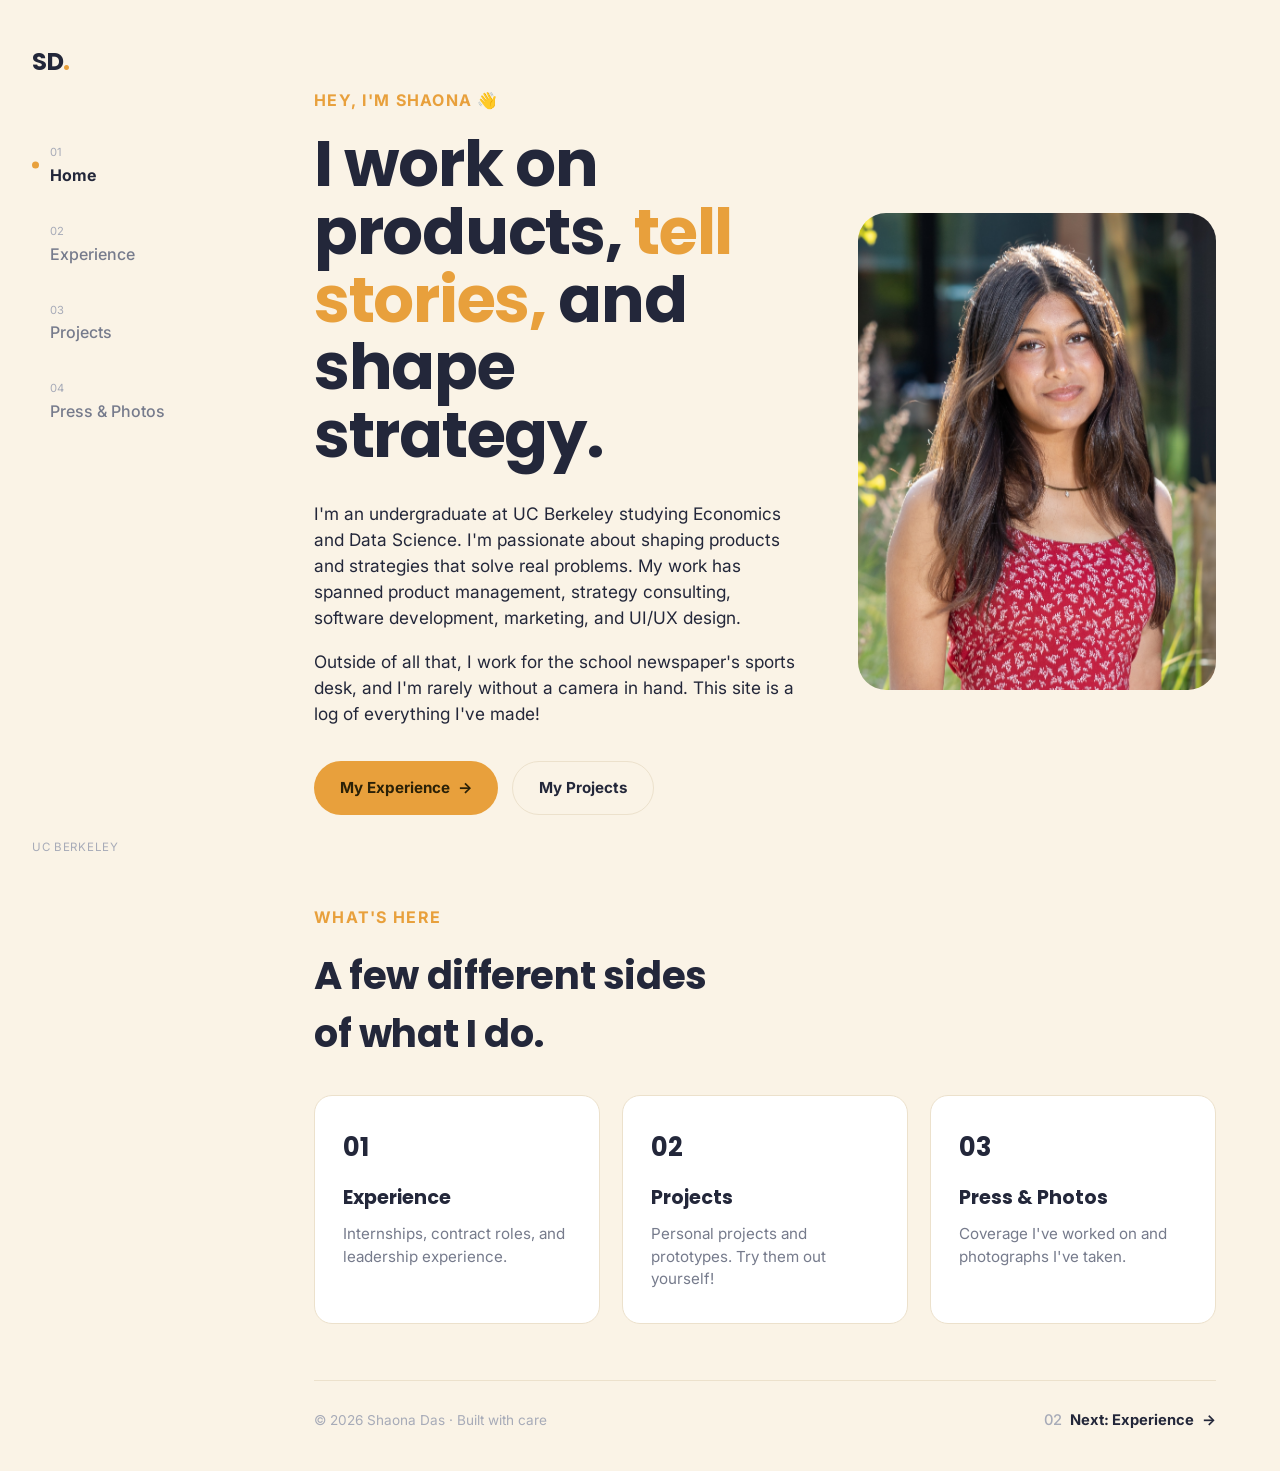
<file: index.html>
<!DOCTYPE html>
<html lang="en">
<head>
<meta charset="UTF-8">
<meta name="viewport" content="width=device-width, initial-scale=1.0">
<title>Shaona — Product, Strategy &amp; Stories</title>
<meta name="description" content="Personal site of Shaona — product, strategy, storytelling and photography.">
<link rel="preconnect" href="https://fonts.googleapis.com">
<link rel="preconnect" href="https://fonts.gstatic.com" crossorigin>
<link href="https://fonts.googleapis.com/css2?family=Poppins:wght@600;700;800&family=Inter:wght@400;500;600;700&display=swap" rel="stylesheet">
<link rel="stylesheet" href="css/style.css">
</head>
<body data-page="home">

<a class="skip-link" href="#main-content">Skip to content</a>

<div id="sidebar-root"></div>

<main id="main-content">

  <section class="section hero-section">
    <div class="hero-grid">
      <div class="hero-copy">
        <p class="eyebrow">HEY, I'M SHAONA <span aria-hidden="true">👋</span></p>
        <h1 class="hero-heading">
          I work on products,
          <span class="highlight">tell stories,</span>
          and shape strategy.
        </h1>
        <p class="hero-body">
          I'm an undergraduate at UC Berkeley studying Economics and Data Science.
          I'm passionate about shaping products and strategies that solve real problems.
          My work has spanned product management, strategy consulting, software
          development, marketing, and UI/UX design.
        </p>
        <p class="hero-body">
          Outside of all that, I work for the school newspaper's sports desk,
          and I'm rarely without a camera in hand. This site is a log of everything I've made!
        </p>
        <div class="hero-actions">
          <a href="experience.html" class="btn btn-primary">My Experience<span aria-hidden="true">→</span></a>
          <a href="projects.html" class="btn btn-outline">My Projects</a>
        </div>
      </div>
      <div class="hero-image">
        <img src="assets/headshot.JPG" alt="Photo of Shaona" class="portrait-img">
      </div>
    </div>

    <div class="whats-here">
      <p class="eyebrow">WHAT'S HERE</p>
      <h2 class="section-heading">A few different sides of what I do.</h2>
      <div class="card-grid">
        <a href="experience.html" class="info-card">
          <span class="card-num">01</span>
          <h3>Experience</h3>
          <p>Internships, contract roles, and leadership experience.</p>
        </a>
        <a href="projects.html" class="info-card">
          <span class="card-num">02</span>
          <h3>Projects</h3>
          <p>Personal projects and prototypes. Try them out yourself!</p>
        </a>
        <a href="press.html" class="info-card">
          <span class="card-num">03</span>
          <h3>Press &amp; Photos</h3>
          <p>Coverage I've worked on and photographs I've taken.</p>
        </a>
      </div>
    </div>

    <footer class="page-footer">
      <p>© <span id="year"></span> Shaona Das · Built with care</p>
      <a href="experience.html" class="next-page"><span class="num">02</span> Next: Experience <span aria-hidden="true">→</span></a>
    </footer>
  </section>

</main>

<div class="sidebar-overlay" id="sidebarOverlay"></div>

<script src="js/script.js"></script>
</body>
</html>
</file>
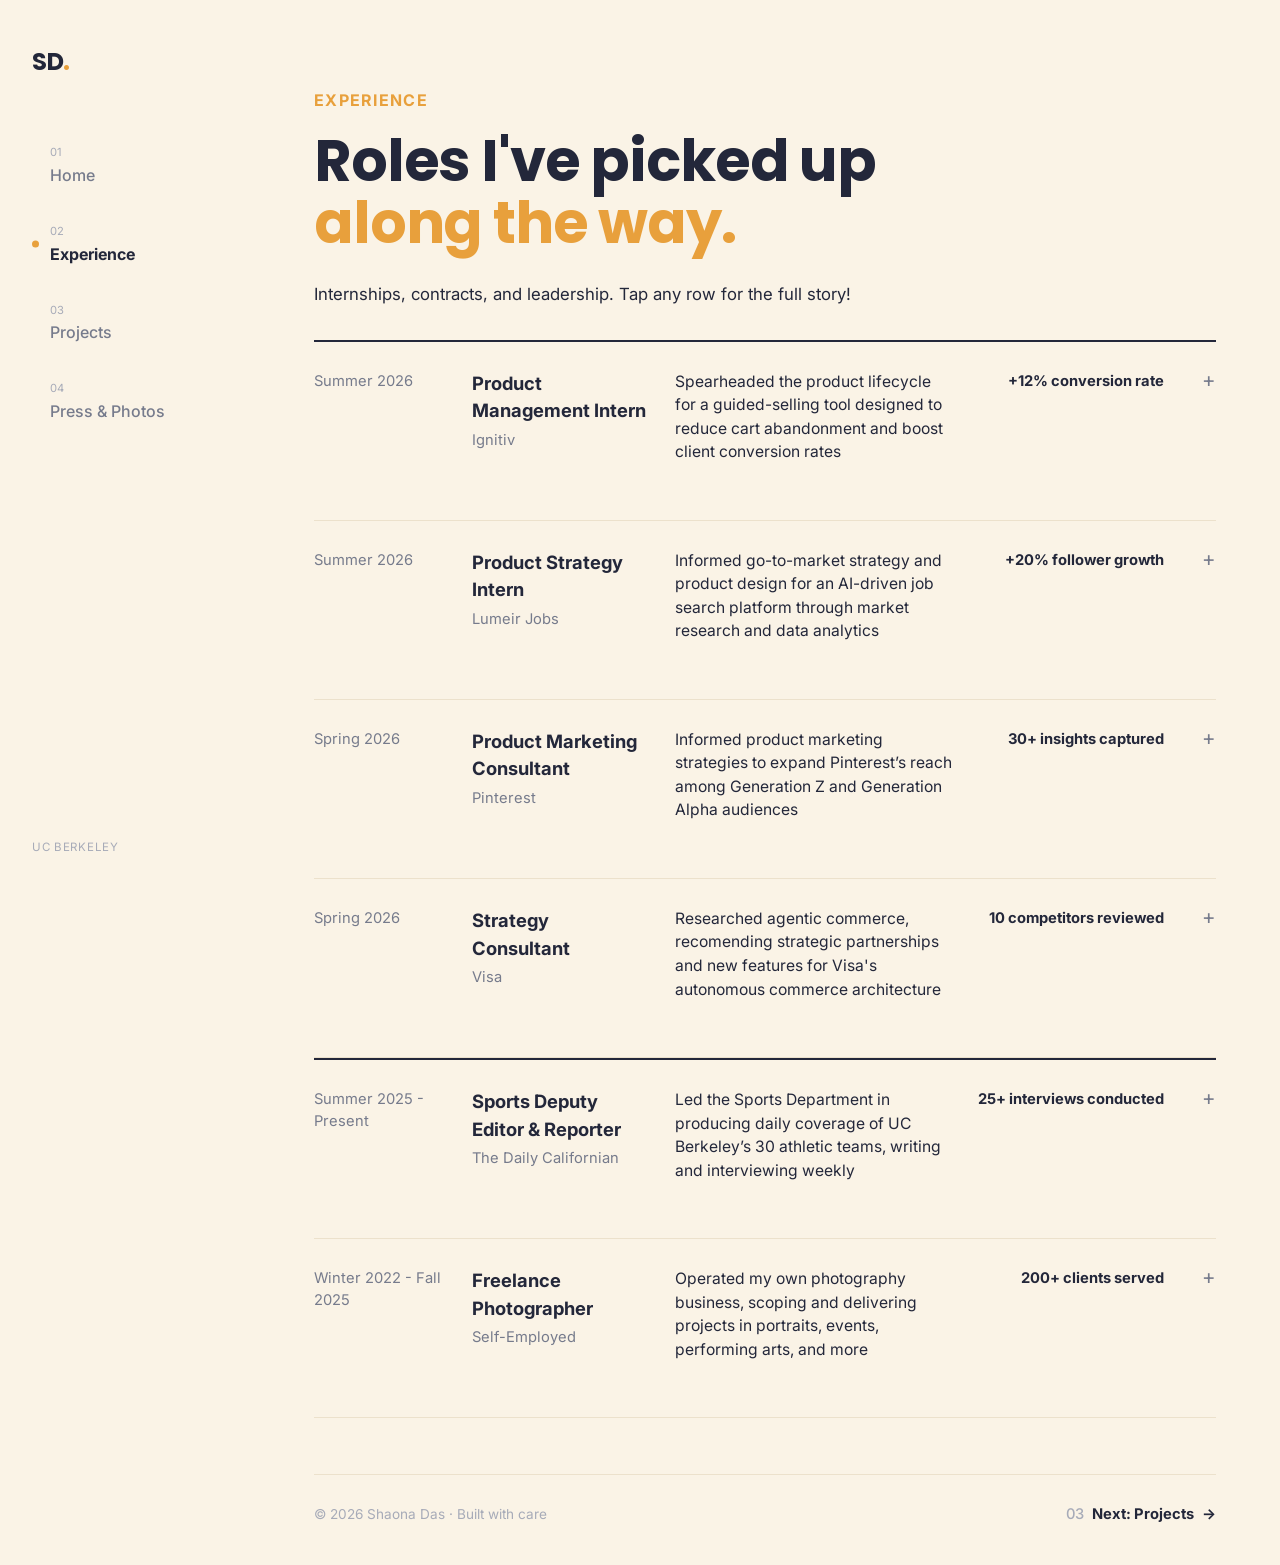
<file: experience.html>
<!DOCTYPE html>
<html lang="en">
<head>
<meta charset="UTF-8">
<meta name="viewport" content="width=device-width, initial-scale=1.0">
<title>Experience — Shaona</title>
<meta name="description" content="Internships, fellowships, and campus leadership roles.">
<link rel="preconnect" href="https://fonts.googleapis.com">
<link rel="preconnect" href="https://fonts.gstatic.com" crossorigin>
<link href="https://fonts.googleapis.com/css2?family=Poppins:wght@600;700;800&family=Inter:wght@400;500;600;700&display=swap" rel="stylesheet">
<link rel="stylesheet" href="css/style.css">
</head>
<body data-page="experience">

<a class="skip-link" href="#main-content">Skip to content</a>

<div id="sidebar-root"></div>

<main id="main-content">

  <section class="section">
    <p class="eyebrow">EXPERIENCE</p>
    <h1 class="section-heading-lg">
      Roles I've picked up<br>
      <span class="highlight">along the way.</span>
    </h1>
    <p class="section-sub">Internships, contracts, and leadership. Tap any row for the full story!</p>

    <div class="exp-table" role="list">

      <button class="exp-row" role="listitem" aria-expanded="false">
        <span class="exp-date">Summer 2026</span>
        <span class="exp-role">
          <span class="exp-title">Product Management Intern</span>
          <span class="exp-company">Ignitiv</span>
        </span>
        <span class="exp-desc">Spearheaded the product lifecycle for a guided-selling tool designed to reduce cart abandonment and boost client conversion rates</span>
        <span class="exp-stat">+12% conversion rate</span>
        <span class="exp-toggle" aria-hidden="true">+</span>
        <span class="exp-detail">
          Leveraged web-scraping and NLP to synthesize customer pain points, and analyzed 10+ home improvement retailers and AI sales tools. 
          Defined product strategy and use cases for a guided-selling agent, outlining agent capabilities, user flows, and success metrics in a PRD. 
          Presented findings and rollout plan to client.
        </span>
      </button>

      <button class="exp-row" role="listitem" aria-expanded="false">
        <span class="exp-date">Summer 2026</span>
        <span class="exp-role">
          <span class="exp-title">Product Strategy Intern</span>
          <span class="exp-company">Lumeir Jobs</span>
        </span>
        <span class="exp-desc">Informed go-to-market strategy and product design for an AI-driven job search platform through market research and data analytics</span>
        <span class="exp-stat">+20% follower growth</span>
        <span class="exp-toggle" aria-hidden="true">+</span>
        <span class="exp-detail">
          Shaped product design and go-to-market strategy for an AI-driven job search platform through market and data security research, identifying target users’ preferences. 
          Proposed UX recommendations informed by reviewing 50+ sources, conducting 25+ insight interviews, and synthesizing data. 
          Scaled beta user base through digital marketing spanning five platforms.
        </span>
      </button>

      <button class="exp-row" role="listitem" aria-expanded="false">
        <span class="exp-date">Spring 2026</span>
        <span class="exp-role">
          <span class="exp-title">Product Marketing Consultant</span>
          <span class="exp-company">Pinterest</span>
        </span>
        <span class="exp-desc">Informed product marketing strategies to expand Pinterest’s reach among Generation Z and Generation Alpha audiences</span>
        <span class="exp-stat">30+ insights captured</span>
        <span class="exp-toggle" aria-hidden="true">+</span>
        <span class="exp-detail">
          Developed three data-backed marketing campaigns using Figma to grow Pinterest’s active user base by a projected 20%. 
          Mapped app journeys, churn triggers, audience preferences, target user habits, and more across varying demographics by conducting 50+ insight interviews and a 300+ respondent survey. 
          Proposed marketing recommendations to Pinterest executives. (via CMG Strategy Consulting)
        </span>
      </button>

      <button class="exp-row" role="listitem" aria-expanded="false">
        <span class="exp-date">Spring 2026</span>
        <span class="exp-role">
          <span class="exp-title">Strategy Consultant</span>
          <span class="exp-company">Visa</span>
        </span>
        <span class="exp-desc">Researched agentic commerce, recomending strategic partnerships and new features for Visa's autonomous commerce architecture</span>
        <span class="exp-stat">10 competitors reviewed</span>
        <span class="exp-toggle" aria-hidden="true">+</span>
        <span class="exp-detail">
          Researched agentic commerce architecture, including API and MCP server structures and security risks surrounding AI hallucinations. 
          Benchmarked Visa's infrastructure against competitors like OpenAI, conducting market analysis to identify positioning opportunities. 
          Delivered recommendations on partnerships and market trajectory, informing Visa's adoption of emerging trends in agentic commerce. (via CMG Strategy Consulting)
        </span>
      </button>

    </div>

     <div class="exp-table" role="list">

      <button class="exp-row" role="listitem" aria-expanded="false">
        <span class="exp-date">Summer 2025 - Present</span>
        <span class="exp-role">
          <span class="exp-title">Sports Deputy Editor & Reporter</span>
          <span class="exp-company">The Daily Californian</span>
        </span>
        <span class="exp-desc">Led the Sports Department in producing daily coverage of UC Berkeley’s 30 athletic teams, writing and interviewing weekly</span>
        <span class="exp-stat">25+ interviews conducted</span>
        <span class="exp-toggle" aria-hidden="true">+</span>
        <span class="exp-detail">
          Led a team of 40 writers covering 30 sports teams, editing 5-7 articles daily, facilitating weekly meetings, and planning publish schedules. 
          Directed football coverage strategy; planned 7 special print game-day issues, managing content, editing, and promotional strategy. 
          Wrote weekly articles across multiple beats; interviewed 30+ athletes, coaches, and officials; worked under 1-2 day turnaround times.
        </span>
      </button>

      <button class="exp-row" role="listitem" aria-expanded="false">
        <span class="exp-date">Winter 2022 - Fall 2025</span>
        <span class="exp-role">
          <span class="exp-title">Freelance Photographer</span>
          <span class="exp-company">Self-Employed</span>
        </span>
        <span class="exp-desc">Operated my own photography business, scoping and delivering projects in portraits, events, performing arts, and more</span>
        <span class="exp-stat">200+ clients served</span>
        <span class="exp-toggle" aria-hidden="true">+</span>
        <span class="exp-detail">
          Founded and operated an independent photography business; generated leads, customized experiences, and executed 200+ projects. 
          Generated $15,000 in revenue by developing a dynamic pricing model based on unique customer budgets, labor costs, and service type. 
          Built and maintained a full-stack website with an interactive scheduling feature for client bookings. 
          Utilized social media marketing to scale business.

        </span>
      </button>

    </div>

    <footer class="page-footer">
      <p>© <span id="year"></span> Shaona Das · Built with care</p>
      <a href="projects.html" class="next-page"><span class="num">03</span> Next: Projects <span aria-hidden="true">→</span></a>
    </footer>
  </section>

</main>

<div class="sidebar-overlay" id="sidebarOverlay"></div>

<script src="js/script.js"></script>
</body>
</html>
</file>
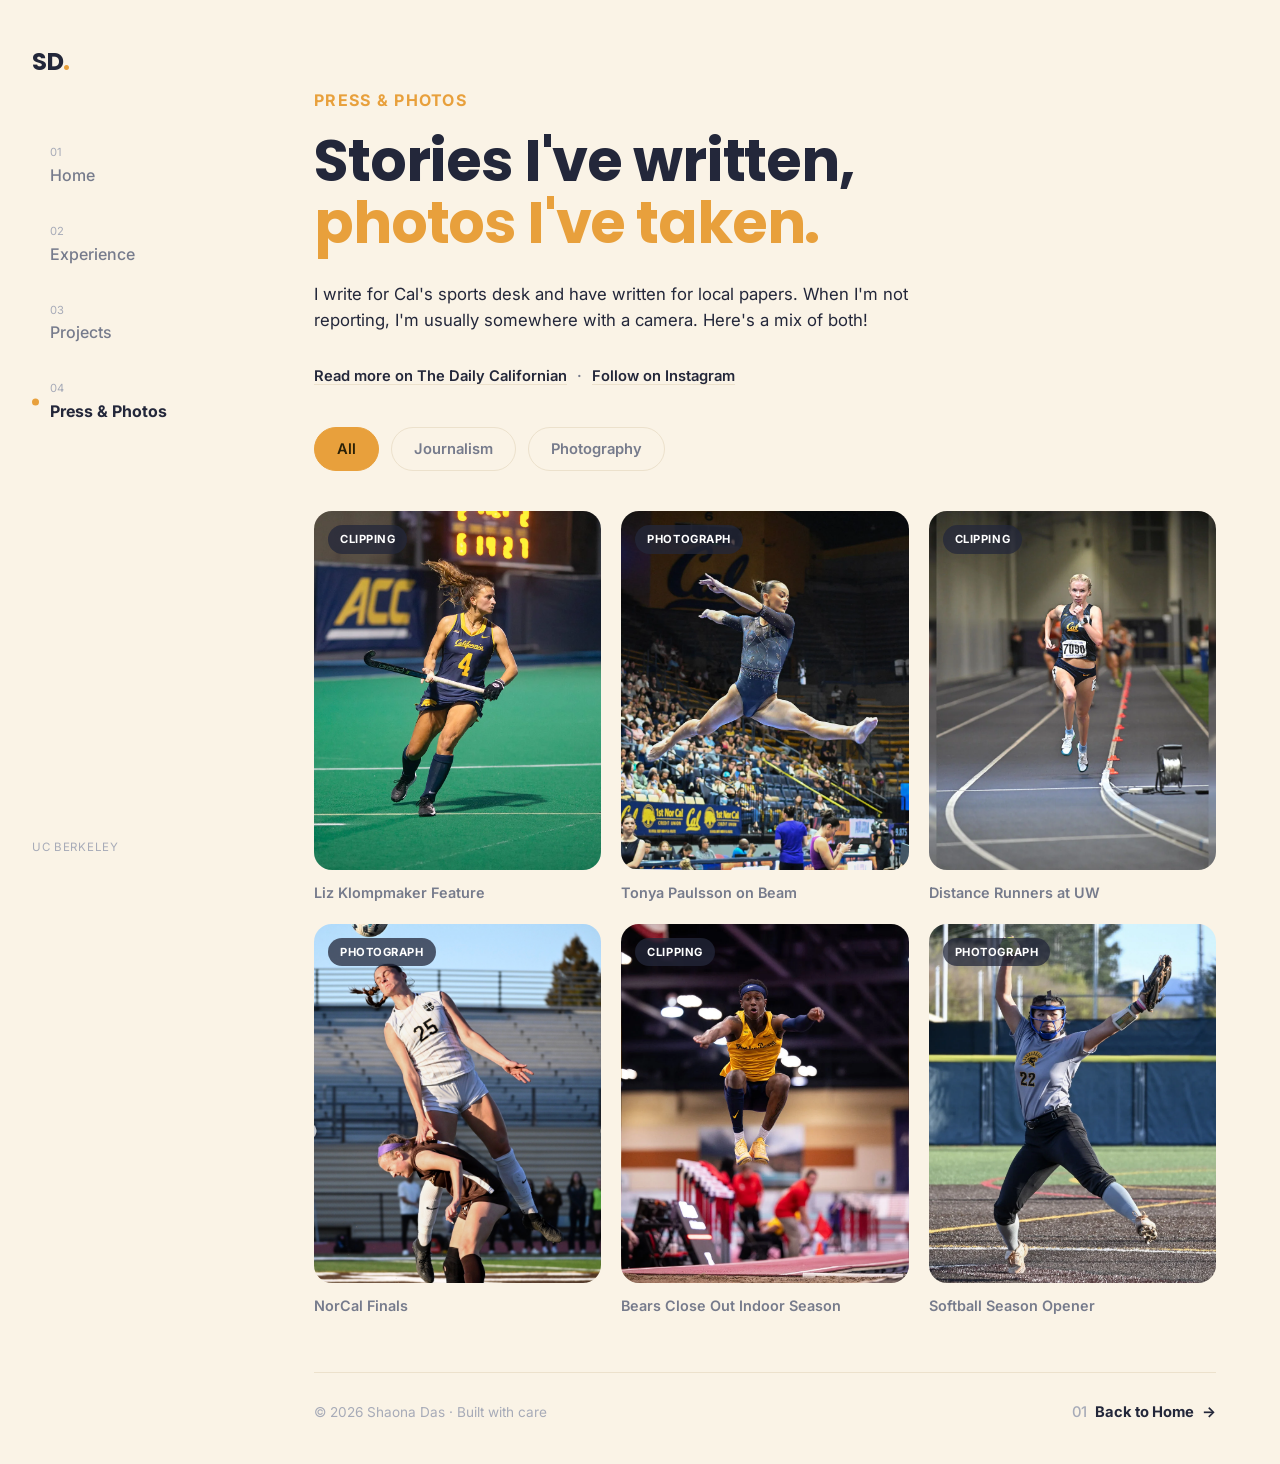
<file: press.html>
<!DOCTYPE html>
<html lang="en">
<head>
<meta charset="UTF-8">
<meta name="viewport" content="width=device-width, initial-scale=1.0">
<title>Press &amp; Photos — Shaona</title>
<meta name="description" content="Stories written for the school paper and a local newsroom, plus photography.">
<link rel="preconnect" href="https://fonts.googleapis.com">
<link rel="preconnect" href="https://fonts.gstatic.com" crossorigin>
<link href="https://fonts.googleapis.com/css2?family=Poppins:wght@600;700;800&family=Inter:wght@400;500;600;700&display=swap" rel="stylesheet">
<link rel="stylesheet" href="css/style.css">
</head>
<body data-page="press">

<a class="skip-link" href="#main-content">Skip to content</a>

<div id="sidebar-root"></div>

<main id="main-content">

  <section class="section">
    <p class="eyebrow">PRESS &amp; PHOTOS</p>
    <h1 class="section-heading-lg">
      Stories I've written,<br>
      <span class="highlight">photos I've taken.</span>
    </h1>
    <p class="section-sub">I write for Cal's sports desk and have written for local papers. When I'm not reporting, I'm usually somewhere with a camera. Here's a mix of both!</p>

    <p class="press-links">
  <a href="https://www.dailycal.org/users/profile/shaona%20das/" target="_blank" rel="noopener noreferrer">Read more on The Daily Californian</a>
  <span aria-hidden="true">·</span>
  <a href="https://www.instagram.com/shaonaphoto/" target="_blank" rel="noopener noreferrer">Follow on Instagram</a>
</p>

    <div class="filter-row" role="tablist" aria-label="Filter press and photos">
      <button class="filter-pill active" data-filter="all" role="tab" aria-selected="true">All</button>
      <button class="filter-pill" data-filter="journalism" role="tab" aria-selected="false">Journalism</button>
      <button class="filter-pill" data-filter="photography" role="tab" aria-selected="false">Photography</button>
    </div>

    <div class="press-grid">
      <a href="https://www.dailycal.org/sports/wsports/field-hockey/liz-klompmaker-s-international-field-hockey-rise/article_53e16fa1-84de-4f67-b487-93d605a8b264.html" target="_blank" rel="noopener noreferrer" class="press-item" data-category="journalism">
  <span class="press-tag">Clipping</span>
  <img src="assets/lizintl.jpg" alt="Liz Klompmaker" class="press-photo-img">
  <span class="press-title">Liz Klompmaker Feature</span>
</a>
      <a href="https://www.dailycal.org/sports/wsports/gymnastics/no-14-cal-women-s-gymnastics-closes-out-regular-season/article_12a12cd0-dc84-48e0-bcd6-72e5dee15e36.html" target="_blank" rel="noopener noreferrer" class="press-item" data-category="photography">
        <span class="press-tag">Photograph</span>
        <img src="assets/tonyap.jpg" alt="Tonya Paulsson" class="press-photo-img" style="object-position: 45% 70%;">
        <span class="press-title">Tonya Paulsson on Beam</span>
      </a>
      <a href="https://www.dailycal.org/sports/track-and-field/distance-runners-earn-program-top-10-finishes-in-seattle/article_567cb6c8-fbd6-4830-bca9-0e9899f9b84e.html" target="_blank" rel="noopener noreferrer" class="press-item" data-category="journalism">
        <span class="press-tag">Clipping</span>
       <img src="assets/addiej.jpg" alt="Addie Johnson" class="press-photo-img">
        <span class="press-title">Distance Runners at UW</span>
      </a>
      <a href="https://www.instagram.com/shaonaphoto/p/DG_K6LluOjb/" target="_blank" rel="noopener noreferrer" class="press-item" data-category="photography">
        <span class="press-tag">Photograph</span>
        <img src="assets/soccer.jpg" alt="NorCal Finals" class="press-photo-img" style="object-position: 50% 0%">
        <span class="press-title">NorCal Finals</span>
      </a>
      <a href="https://www.dailycal.org/sports/track-and-field/cal-closes-out-regular-indoor-season-strong/article_ef981a30-d504-48fe-9e51-a8271c0b8636.html" target="_blank" rel="noopener noreferrer" class="press-item" data-category="journalism">
        <span class="press-tag">Clipping</span>
         <img src="assets/bolanos.jpg" alt="End of Indoor Season" class="press-photo-img">
        <span class="press-title">Bears Close Out Indoor Season</span>
      </a>
       <a href="https://www.losaltosonline.com/sports/mountain-view-softball-aims-to-reload-this-season-with-new-team/article_3561a136-043c-11f0-a51e-136e1924eea4.html" target="_blank" rel="noopener noreferrer" class="press-item" data-category="photography">
        <span class="press-tag">Photograph</span>
         <img src="assets/softball.jpg" alt="Softball Season Preview" class="press-photo-img" style="object-position: 15% 50%">
        <span class="press-title">Softball Season Opener</span>
      </a>
    </div>

    <footer class="page-footer">
      <p>© <span id="year"></span> Shaona Das · Built with care</p>
      <a href="index.html" class="next-page"><span class="num">01</span> Back to Home <span aria-hidden="true">→</span></a>
    </footer>
  </section>

</main>

<div class="sidebar-overlay" id="sidebarOverlay"></div>

<script src="js/script.js"></script>
</body>
</html>
</file>
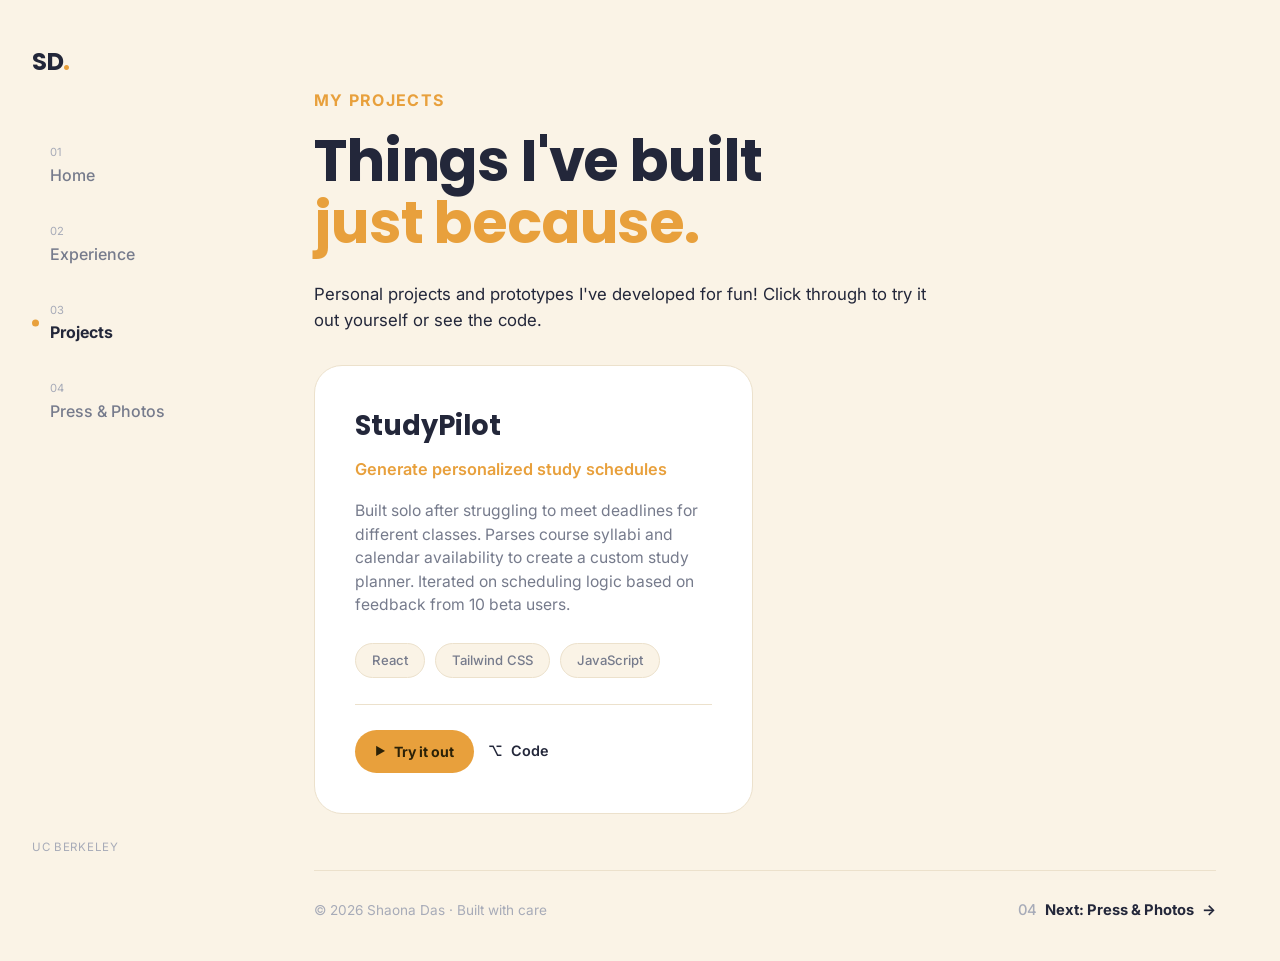
<file: projects.html>
<!DOCTYPE html>
<html lang="en">
<head>
<meta charset="UTF-8">
<meta name="viewport" content="width=device-width, initial-scale=1.0">
<title>Projects — Shaona</title>
<meta name="description" content="Personal projects, hackathon builds, and prototypes.">
<link rel="preconnect" href="https://fonts.googleapis.com">
<link rel="preconnect" href="https://fonts.gstatic.com" crossorigin>
<link href="https://fonts.googleapis.com/css2?family=Poppins:wght@600;700;800&family=Inter:wght@400;500;600;700&display=swap" rel="stylesheet">
<link rel="stylesheet" href="css/style.css">
</head>
<body data-page="projects">

<a class="skip-link" href="#main-content">Skip to content</a>

<div id="sidebar-root"></div>

<main id="main-content">

  <section class="section">
    <p class="eyebrow">MY PROJECTS</p>
    <h1 class="section-heading-lg">
      Things I've built<br>
      <span class="highlight">just because.</span>
    </h1>
    <p class="section-sub">Personal projects and prototypes I've developed for fun! Click through to try it out yourself or see the code.</p>

    <div class="project-grid">
      <article class="project-card">
        <h3>StudyPilot</h3>
        <p class="project-tagline">Generate personalized study schedules</p>
        <p class="project-desc">Built solo after struggling to meet deadlines for different classes. Parses course syllabi and calendar availability to create a custom study planner. Iterated on scheduling logic based on feedback from 10 beta users.</p>
        <div class="tag-row">
          <span class="tag">React</span>
          <span class="tag">Tailwind CSS</span>
          <span class="tag">JavaScript</span>
        </div>
        <div class="project-actions">
          <a href="https://shaona-das.github.io/study-pilot/" target="_blank" rel="noopener noreferrer" class="btn btn-primary btn-sm"><span class="play" aria-hidden="true">▶</span> Try it out</a>
          <a href="https://github.com/shaona-das/study-pilot" target="_blank" rel="noopener noreferrer" class="link-icon"><span aria-hidden="true">⌥</span> Code</a>
        </div>
      </article>
    </div>

    <footer class="page-footer">
      <p>© <span id="year"></span> Shaona Das · Built with care</p>
      <a href="press.html" class="next-page"><span class="num">04</span> Next: Press &amp; Photos <span aria-hidden="true">→</span></a>
    </footer>
  </section>

</main>

<div class="sidebar-overlay" id="sidebarOverlay"></div>

<script src="js/script.js"></script>
</body>
</html>
</file>
<file: css/style.css>
/* ==========================================================================
   Tokens
   ========================================================================== */
:root {
  --bg: #FAF3E6;
  --bg-card: #FFFFFF;
  --ink: #23273A;
  --ink-soft: #767B8C;
  --ink-faint: #A7ABB8;
  --accent: #E8A03C;
  --accent-tint: #F7E4C4;
  --border: #ECE1CC;
  --border-strong: #23273A;

  --font-display: 'Poppins', 'Segoe UI', sans-serif;
  --font-body: 'Inter', 'Segoe UI', sans-serif;

  --sidebar-w: 250px;
  --gutter: clamp(28px, 5vw, 96px);

  --radius-lg: 28px;
  --radius-md: 18px;
  --radius-sm: 12px;
  --radius-pill: 999px;
}

/* ==========================================================================
   Reset
   ========================================================================== */
*, *::before, *::after { box-sizing: border-box; }
html { scroll-behavior: smooth; }
body {
  margin: 0;
  background: var(--bg);
  color: var(--ink);
  font-family: var(--font-body);
  -webkit-font-smoothing: antialiased;
  line-height: 1.5;
}
img, svg { display: block; max-width: 100%; }
a { color: inherit; text-decoration: none; }
button { font: inherit; color: inherit; background: none; border: none; cursor: pointer; }
h1, h2, h3 { margin: 0; font-family: var(--font-display); }
p { margin: 0; }
ul { margin: 0; padding: 0; list-style: none; }

.skip-link {
  position: absolute;
  left: -9999px;
  top: 0;
  background: var(--ink);
  color: var(--bg);
  padding: 12px 20px;
  border-radius: 0 0 8px 0;
  z-index: 100;
}
.skip-link:focus { left: 0; }

:focus-visible {
  outline: 2px solid var(--ink);
  outline-offset: 3px;
  border-radius: 4px;
}

@media (prefers-reduced-motion: reduce) {
  html { scroll-behavior: auto; }
  * { animation-duration: 0.01ms !important; transition-duration: 0.01ms !important; }
}

/* ==========================================================================
   Sidebar
   ========================================================================== */
.sidebar {
  position: fixed;
  top: 0;
  left: 0;
  width: var(--sidebar-w);
  height: 100vh;
  padding: 44px 32px;
  display: flex;
  flex-direction: column;
  justify-content: space-between;
  z-index: 40;
}

.sidebar-top { display: flex; flex-direction: column; gap: 64px; }

.logo {
  font-family: var(--font-display);
  font-weight: 700;
  font-size: 1.5rem;
  letter-spacing: -0.02em;
}
.logo .dot { color: var(--accent); }

.side-nav { display: flex; flex-direction: column; gap: 36px; }

.nav-item {
  position: relative;
  display: flex;
  align-items: center;
  gap: 14px;
  padding-left: 18px;
}

.nav-bullet {
  position: absolute;
  left: 0;
  top: 50%;
  transform: translateY(-50%);
  width: 7px;
  height: 7px;
  border-radius: 50%;
  background: transparent;
  transition: background 0.2s ease;
}
.nav-item.active .nav-bullet { background: var(--accent); }

.nav-text { display: flex; flex-direction: column; gap: 2px; }
.nav-num {
  font-size: 0.7rem;
  color: var(--ink-faint);
  letter-spacing: 0.04em;
}
.nav-label {
  font-size: 1rem;
  color: var(--ink-soft);
  font-weight: 500;
  transition: color 0.2s ease;
}
.nav-item.active .nav-label { color: var(--ink); font-weight: 700; }
.nav-item:hover .nav-label { color: var(--ink); }

.sidebar-footer {
  font-size: 0.72rem;
  color: var(--ink-faint);
  letter-spacing: 0.06em;
  line-height: 1.6;
}

.sidebar-overlay { display: none; }

/* ==========================================================================
   Mobile nav toggle
   ========================================================================== */
.mobile-toggle {
  display: none;
  position: fixed;
  top: 20px;
  right: 20px;
  z-index: 60;
  width: 44px;
  height: 44px;
  border-radius: 50%;
  background: var(--bg-card);
  border: 1px solid var(--border);
  flex-direction: column;
  align-items: center;
  justify-content: center;
  gap: 5px;
  box-shadow: 0 4px 14px rgba(35,39,58,0.08);
}
.mobile-toggle span {
  width: 18px;
  height: 2px;
  background: var(--ink);
  border-radius: 2px;
  transition: transform 0.25s ease, opacity 0.25s ease;
}
.mobile-toggle[aria-expanded="true"] span:nth-child(1) { transform: translateY(7px) rotate(45deg); }
.mobile-toggle[aria-expanded="true"] span:nth-child(2) { opacity: 0; }
.mobile-toggle[aria-expanded="true"] span:nth-child(3) { transform: translateY(-7px) rotate(-45deg); }

/* ==========================================================================
   Main / sections
   ========================================================================== */
main { margin-left: var(--sidebar-w); }

.section {
  padding: 88px var(--gutter) 0;
  min-height: 100vh;
  display: flex;
  flex-direction: column;
  justify-content: flex-start;
}

.eyebrow {
  font-size: 1.0rem;
  font-weight: 700;
  letter-spacing: 0.08em;
  color: var(--accent);
  margin-bottom: 18px;
}

.highlight { color: var(--accent); }

/* ==========================================================================
   Hero
   ========================================================================== */
.hero-grid {
  display: grid;
  grid-template-columns: 1.15fr 0.85fr;
  gap: clamp(32px, 6vw, 60px);
  align-items: center;
}

.hero-heading {
  font-size: clamp(2.6rem, 5vw, 4.4rem);
  font-weight: 700;
  line-height: 1.06;
  letter-spacing: -0.02em;
  margin-bottom: 32px;
}

.hero-body {
  font-size: 1.08rem;
  color: var(--ink);
  max-width: 46ch;
  margin-bottom: 18px;
}
.hero-body:last-of-type { margin-bottom: 34px; }

.hero-actions { display: flex; flex-wrap: wrap; gap: 14px; }


.portrait-img {
  width: 100%;
  aspect-ratio: 3 / 4;
  object-fit: cover;
  border-radius: var(--radius-lg);   /* ← this */
  ...
}

.placeholder-img {
  background: linear-gradient(155deg, #EFE2C4 0%, #E3D2AC 100%);
  color: #B99A5B;
  display: flex;
  flex-direction: column;
  align-items: center;
  justify-content: center;
  gap: 12px;
  text-align: center;
  font-size: 0.82rem;
  padding: 20px;
  overflow: hidden;
}
.placeholder-img svg { width: 40px; height: 40px; }

/* ==========================================================================
   Buttons
   ========================================================================== */
.btn {
  display: inline-flex;
  align-items: center;
  gap: 8px;
  padding: 15px 26px;
  border-radius: var(--radius-pill);
  font-weight: 700;
  font-size: 0.95rem;
  transition: transform 0.15s ease, box-shadow 0.15s ease, background 0.15s ease;
  white-space: nowrap;
}
.btn:hover { transform: translateY(-1px); }

.btn-primary {
  background: var(--accent);
  color: #2B2107;
}
.btn-primary:hover { box-shadow: 0 8px 20px rgba(232,160,60,0.35); }

.btn-outline {
  background: transparent;
  border: 1.5px solid var(--border);
  color: var(--ink);
}
.btn-outline:hover { border-color: var(--ink); }

.btn-sm { padding: 11px 20px; font-size: 0.88rem; }
.play { font-size: 0.7rem; }

.link-icon {
  display: inline-flex;
  align-items: center;
  gap: 8px;
  font-weight: 600;
  font-size: 0.9rem;
  color: var(--ink);
  padding: 11px 6px;
}
.link-icon:hover { color: var(--accent); }

/* ==========================================================================
   "What's here" cards
   ========================================================================== */
.whats-here { margin-top: clamp(64px, 10vh, 130px); }

.section-heading {
  font-size: clamp(1.8rem, 3vw, 2.5rem);
  font-weight: 700;
  letter-spacing: -0.01em;
  margin-bottom: 32px;
  max-width: 16ch;
}

.card-grid {
  display: grid;
  grid-template-columns: repeat(3, 1fr);
  gap: 22px;
}

.info-card {
  background: var(--bg-card);
  border: 1px solid var(--border);
  border-radius: var(--radius-md);
  padding: 32px 28px;
  transition: transform 0.2s ease, box-shadow 0.2s ease, border-color 0.2s ease;
}
.info-card:hover {
  transform: translateY(-4px);
  box-shadow: 0 16px 30px rgba(35,39,58,0.07);
  border-color: transparent;
}
.card-num {
  display: block;
  font-family: var(--font-display);
  font-weight: 700;
  font-size: 1.6rem;
  margin-bottom: 18px;
}
.info-card h3 { font-size: 1.2rem; font-weight: 700; margin-bottom: 10px; }
.info-card p { color: var(--ink-soft); font-size: 0.95rem; }

/* ==========================================================================
   Section headings (shared: experience / projects / press)
   ========================================================================== */
.section-heading-lg {
  font-size: clamp(2.4rem, 4.6vw, 3.6rem);
  font-weight: 700;
  line-height: 1.08;
  letter-spacing: -0.02em;
  margin-bottom: 28px;
}

.section-sub {
  font-size: 1.05rem;
  color: var(--ink);
  max-width: 56ch;
  margin-bottom: 32px;
}

/* ==========================================================================
   Experience table
   ========================================================================== */
.exp-table { border-top: 2px solid var(--border-strong); }

.exp-row {
  width: 100%;
  display: grid;
  grid-template-columns: 130px 1fr 1.6fr 180px 24px;
  gap: 28px;
  align-items: start;
  padding: 28px 0;
  border-bottom: 1px solid var(--border);
  text-align: left;
  cursor: pointer;
}


.exp-date { font-size: 0.92rem; color: var(--ink-soft); }

.exp-role { display: flex; flex-direction: column; gap: 4px; }
.exp-title { font-weight: 700; font-size: 1.15rem; }
.exp-company { color: var(--ink-soft); font-size: 0.92rem; }

.exp-desc { color: var(--ink); font-size: 0.98rem; }

.exp-stat {
  font-weight: 700;
  font-size: 0.92rem;
  white-space: nowrap;
  justify-self: end;
}

.exp-toggle {
  font-size: 1.3rem;
  color: var(--ink-soft);
  font-weight: 400;
  line-height: 1;
  transition: transform 0.25s ease;
  justify-self: end;
}
.exp-row[aria-expanded="true"] .exp-toggle { transform: rotate(45deg); color: var(--accent); }

.exp-detail {
  grid-column: 1 / -1;
  max-height: 0;
  overflow: hidden;
  color: var(--ink-soft);
  font-size: 0.95rem;
  line-height: 1.6;
  transition: max-height 0.3s ease, padding-top 0.3s ease;
}
.exp-row[aria-expanded="true"] .exp-detail {
  max-height: 200px;
  padding-top: 16px;
}

/* ==========================================================================
   Projects
   ========================================================================== */
.project-grid {
  display: grid;
  grid-template-columns: repeat(2, 1fr);
  gap: 24px;
}

.project-card {
  background: var(--bg-card);
  border: 1px solid var(--border);
  border-radius: var(--radius-lg);
  padding: 40px;
  display: flex;
  flex-direction: column;
}

.project-card h3 { font-size: 1.7rem; font-weight: 700; margin-bottom: 10px; }
.project-tagline { color: var(--accent); font-weight: 600; font-size: 1.02rem; margin-bottom: 18px; }
.project-desc { color: var(--ink-soft); font-size: 0.98rem; margin-bottom: 26px; }

.tag-row { display: flex; flex-wrap: wrap; gap: 10px; margin-bottom: 26px; }
.tag {
  background: var(--bg);
  border: 1px solid var(--border);
  border-radius: var(--radius-pill);
  padding: 7px 16px;
  font-size: 0.82rem;
  color: var(--ink-soft);
  font-weight: 500;
}

.project-actions {
  display: flex;
  align-items: center;
  gap: 8px;
  padding-top: 24px;
  border-top: 1px solid var(--border);
  margin-top: auto;
}

/* ==========================================================================
   Press & Photos
   ========================================================================== */
.filter-row { display: flex; gap: 12px; margin-bottom: 40px; }

.filter-pill {
  padding: 10px 22px;
  border-radius: var(--radius-pill);
  border: 1.5px solid var(--border);
  font-weight: 600;
  font-size: 0.92rem;
  color: var(--ink-soft);
  transition: all 0.2s ease;
}
.filter-pill.active { background: var(--accent); border-color: var(--accent); color: #2B2107; }
.filter-pill:not(.active):hover { border-color: var(--ink); color: var(--ink); }

.press-grid {
  display: grid;
  grid-template-columns: repeat(3, 1fr);
  gap: 20px;
}

.press-item {
  position: relative;
  display: block;
  transition: transform 0.2s ease;
}
.press-item:hover { transform: translateY(-4px); }

.press-photo-img {
  width: 100%;
  aspect-ratio: 4 / 5;
  object-fit: cover;
  border-radius: var(--radius-md);
}

.press-item .placeholder-img.press-img {
  aspect-ratio: 4 / 5;
  border-radius: var(--radius-md);
}

.press-tag {
  position: absolute;
  top: 14px;
  left: 14px;
  background: rgba(35,39,58,0.75);
  color: #fff;
  font-size: 0.7rem;
  font-weight: 700;
  letter-spacing: 0.05em;
  text-transform: uppercase;
  padding: 6px 12px;
  border-radius: var(--radius-pill);
  z-index: 2;
}

.press-title {
  display: block;
  margin-top: 12px;
  font-size: 0.9rem;
  font-weight: 600;
  color: var(--ink-soft);
}

.press-links {
  display: flex;
  align-items: center;
  gap: 10px;
  font-size: 0.92rem;
  font-weight: 600;
  color: var(--ink-soft);
  margin-bottom: 40px;
}
.press-links a {
  color: var(--ink);
  text-decoration: underline;
  text-decoration-color: var(--border);
  text-underline-offset: 3px;
  transition: color 0.2s ease, text-decoration-color 0.2s ease;
}
.press-links a:hover {
  color: var(--accent);
  text-decoration-color: var(--accent);
}

.press-item[hidden] { display: none; }

/* ==========================================================================
   Footer
   ========================================================================== */
.page-footer {
  margin-top: 56px;
  padding: 28px 0 40px;
  border-top: 1px solid var(--border);
  color: var(--ink-faint);
  font-size: 0.85rem;
  display: flex;
  align-items: center;
  justify-content: space-between;
  gap: 16px;
  flex-wrap: wrap;
}

.next-page {
  display: inline-flex;
  align-items: center;
  gap: 8px;
  font-weight: 700;
  color: var(--ink);
  font-size: 0.92rem;
  transition: gap 0.2s ease, color 0.2s ease;
}
.next-page:hover { gap: 12px; color: var(--accent); }
.next-page .num { color: var(--ink-faint); font-weight: 500; }

/* ==========================================================================
   Responsive
   ========================================================================== */
@media (max-width: 1080px) {
  .hero-grid { grid-template-columns: 1fr; }
  .hero-image { order: -1; max-width: 360px; }
  .card-grid { grid-template-columns: 1fr 1fr; }
  .project-grid { grid-template-columns: 1fr; }
  .press-grid { grid-template-columns: repeat(2, 1fr); }
}

@media (max-width: 860px) {
  :root { --sidebar-w: 0px; }

  .mobile-toggle { display: flex; }

  .sidebar {
    left: 0;
    width: min(280px, 78vw);
    background: var(--bg);
    border-right: 1px solid var(--border);
    transform: translateX(-100%);
    transition: transform 0.3s ease;
  }
  .sidebar.open { transform: translateX(0); }

  .sidebar-overlay {
    display: block;
    position: fixed;
    inset: 0;
    background: rgba(35,39,58,0.35);
    z-index: 30;
    opacity: 0;
    pointer-events: none;
    transition: opacity 0.3s ease;
  }
  .sidebar-overlay.visible { opacity: 1; pointer-events: auto; }

  main { margin-left: 0; }
  .section { padding: 88px 24px 64px; }

  .card-grid { grid-template-columns: 1fr; }
  .exp-row {
    grid-template-columns: 1fr auto;
    grid-template-areas:
      "date toggle"
      "role role"
      "desc desc"
      "stat stat";
    row-gap: 8px;
  }

  .exp-date { grid-area: date; }
  .exp-toggle { grid-area: toggle; }
  .exp-role { grid-area: role; }
  .exp-desc { grid-area: desc; }
  .exp-stat { grid-area: stat; justify-self: start; }
  .press-grid { grid-template-columns: 1fr 1fr; }
}

@media (max-width: 520px) {
  .hero-actions { flex-direction: column; align-items: stretch; }
  .press-grid { grid-template-columns: 1fr; }
}
</file>
